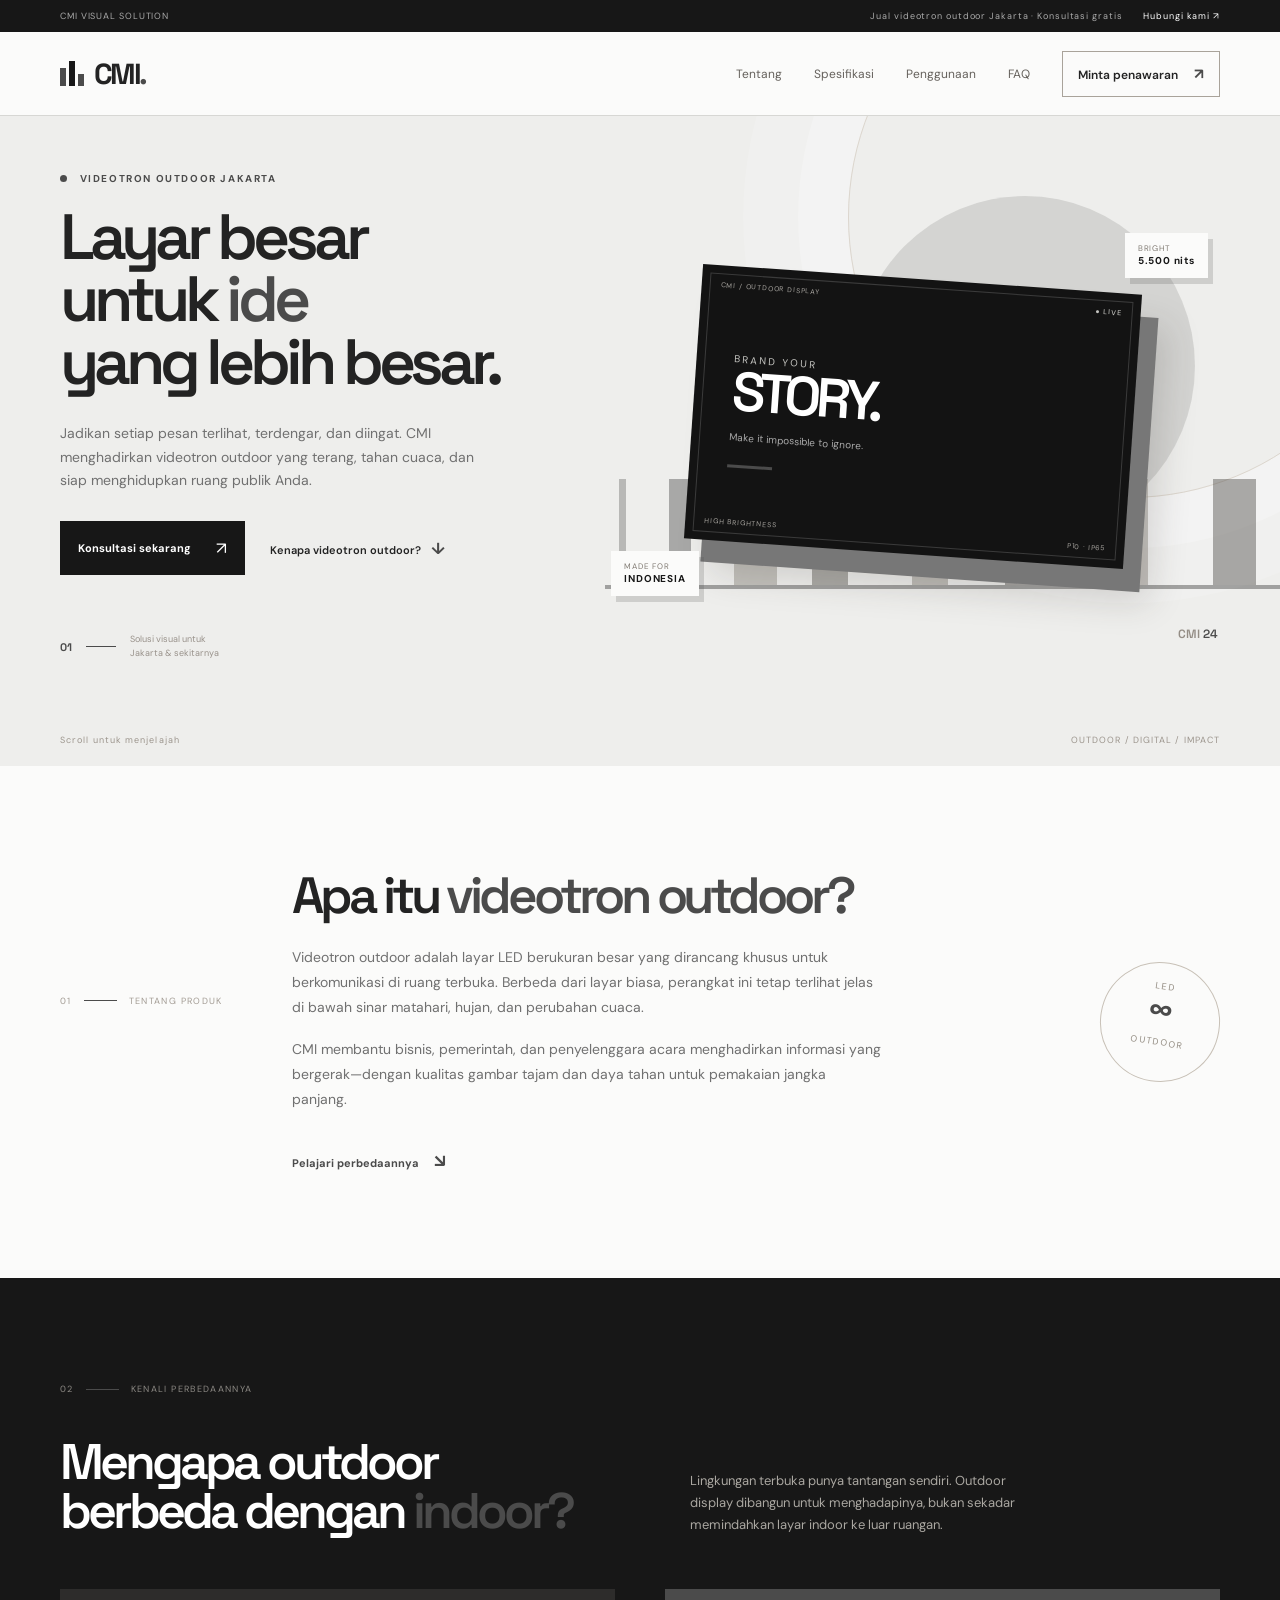
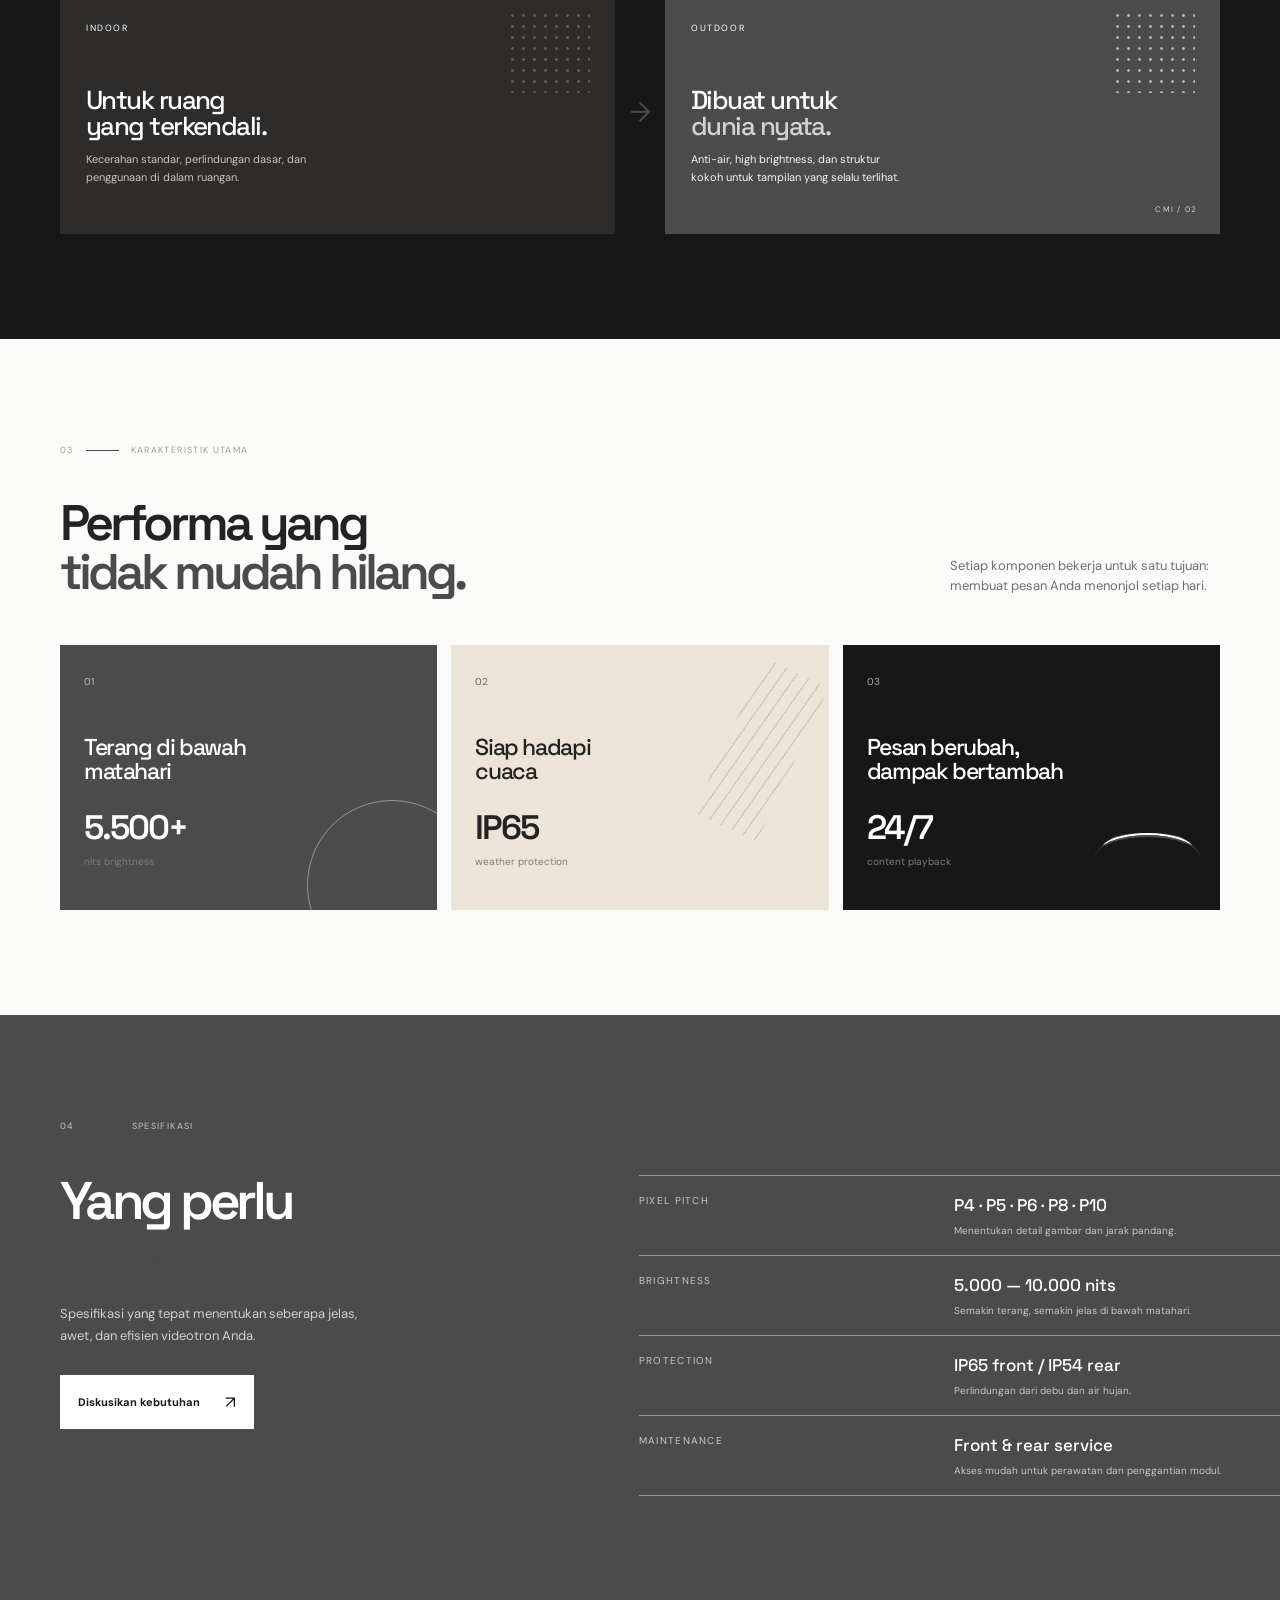
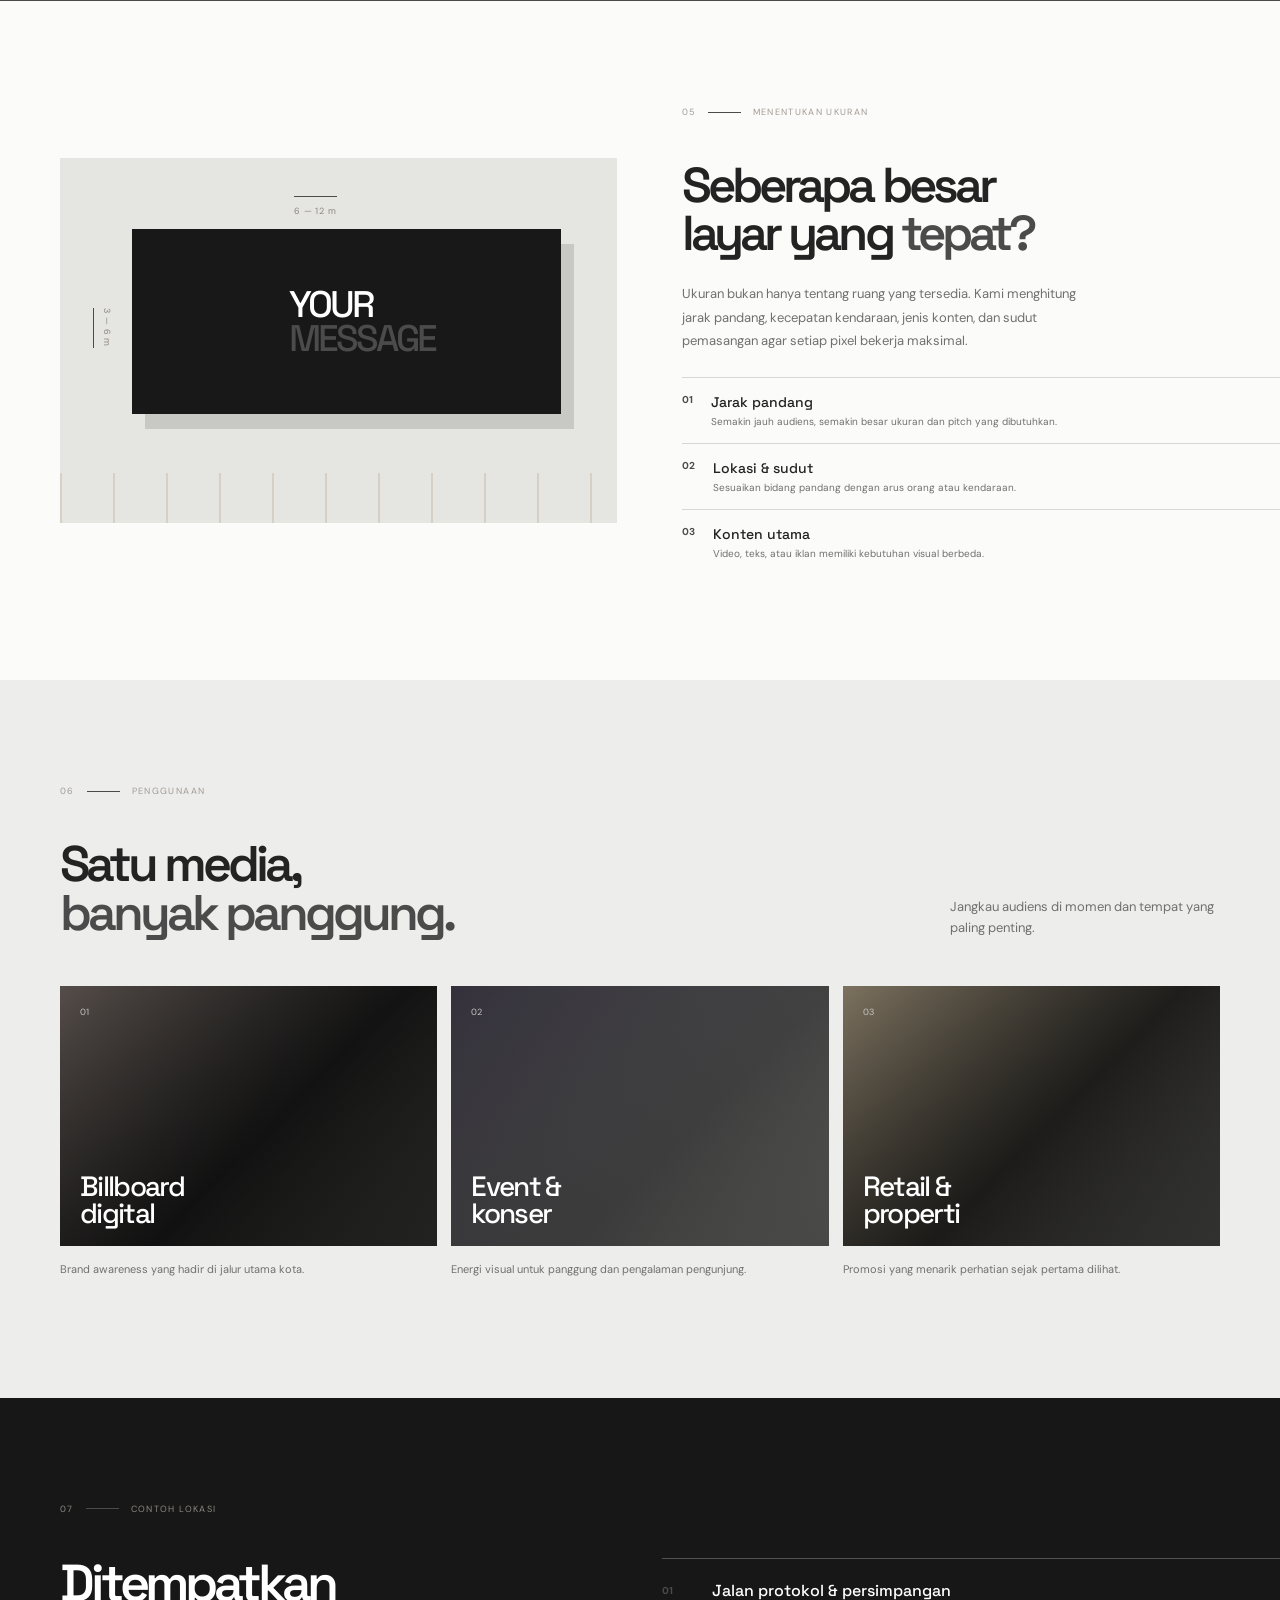
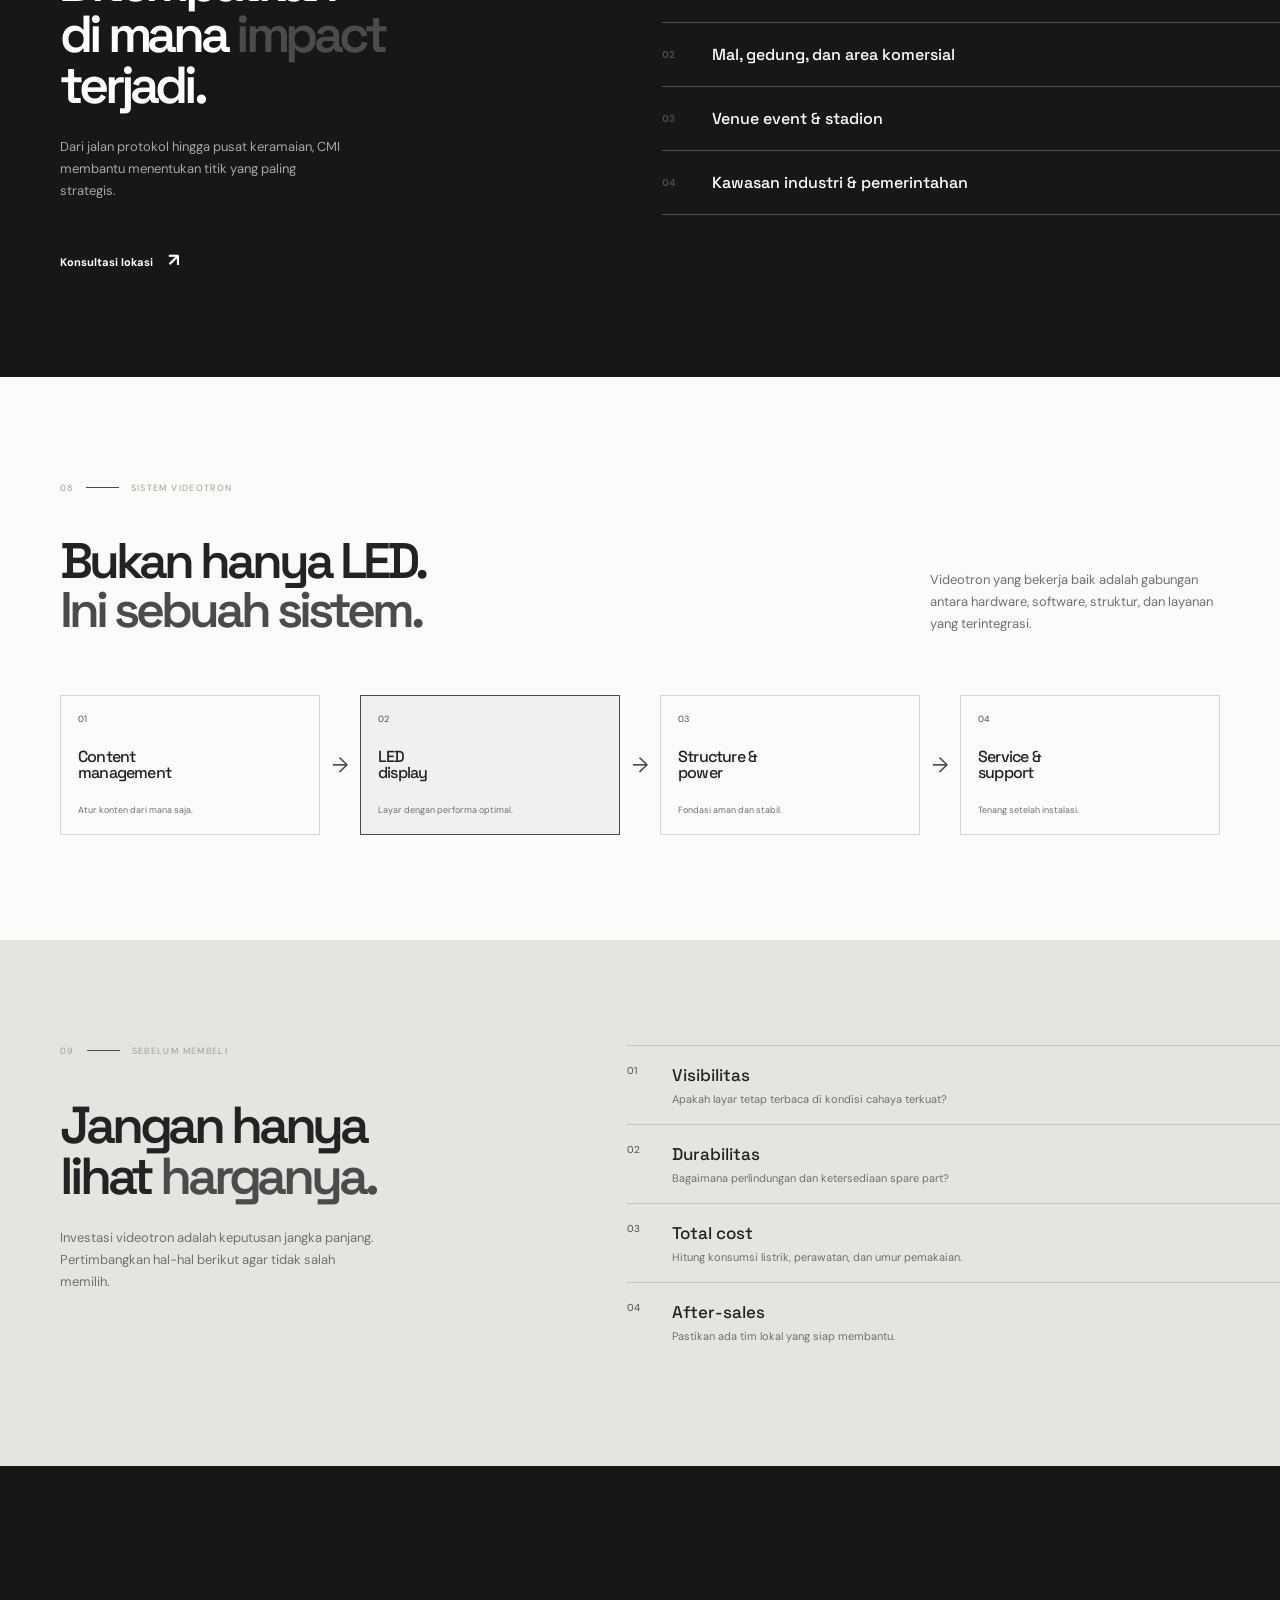
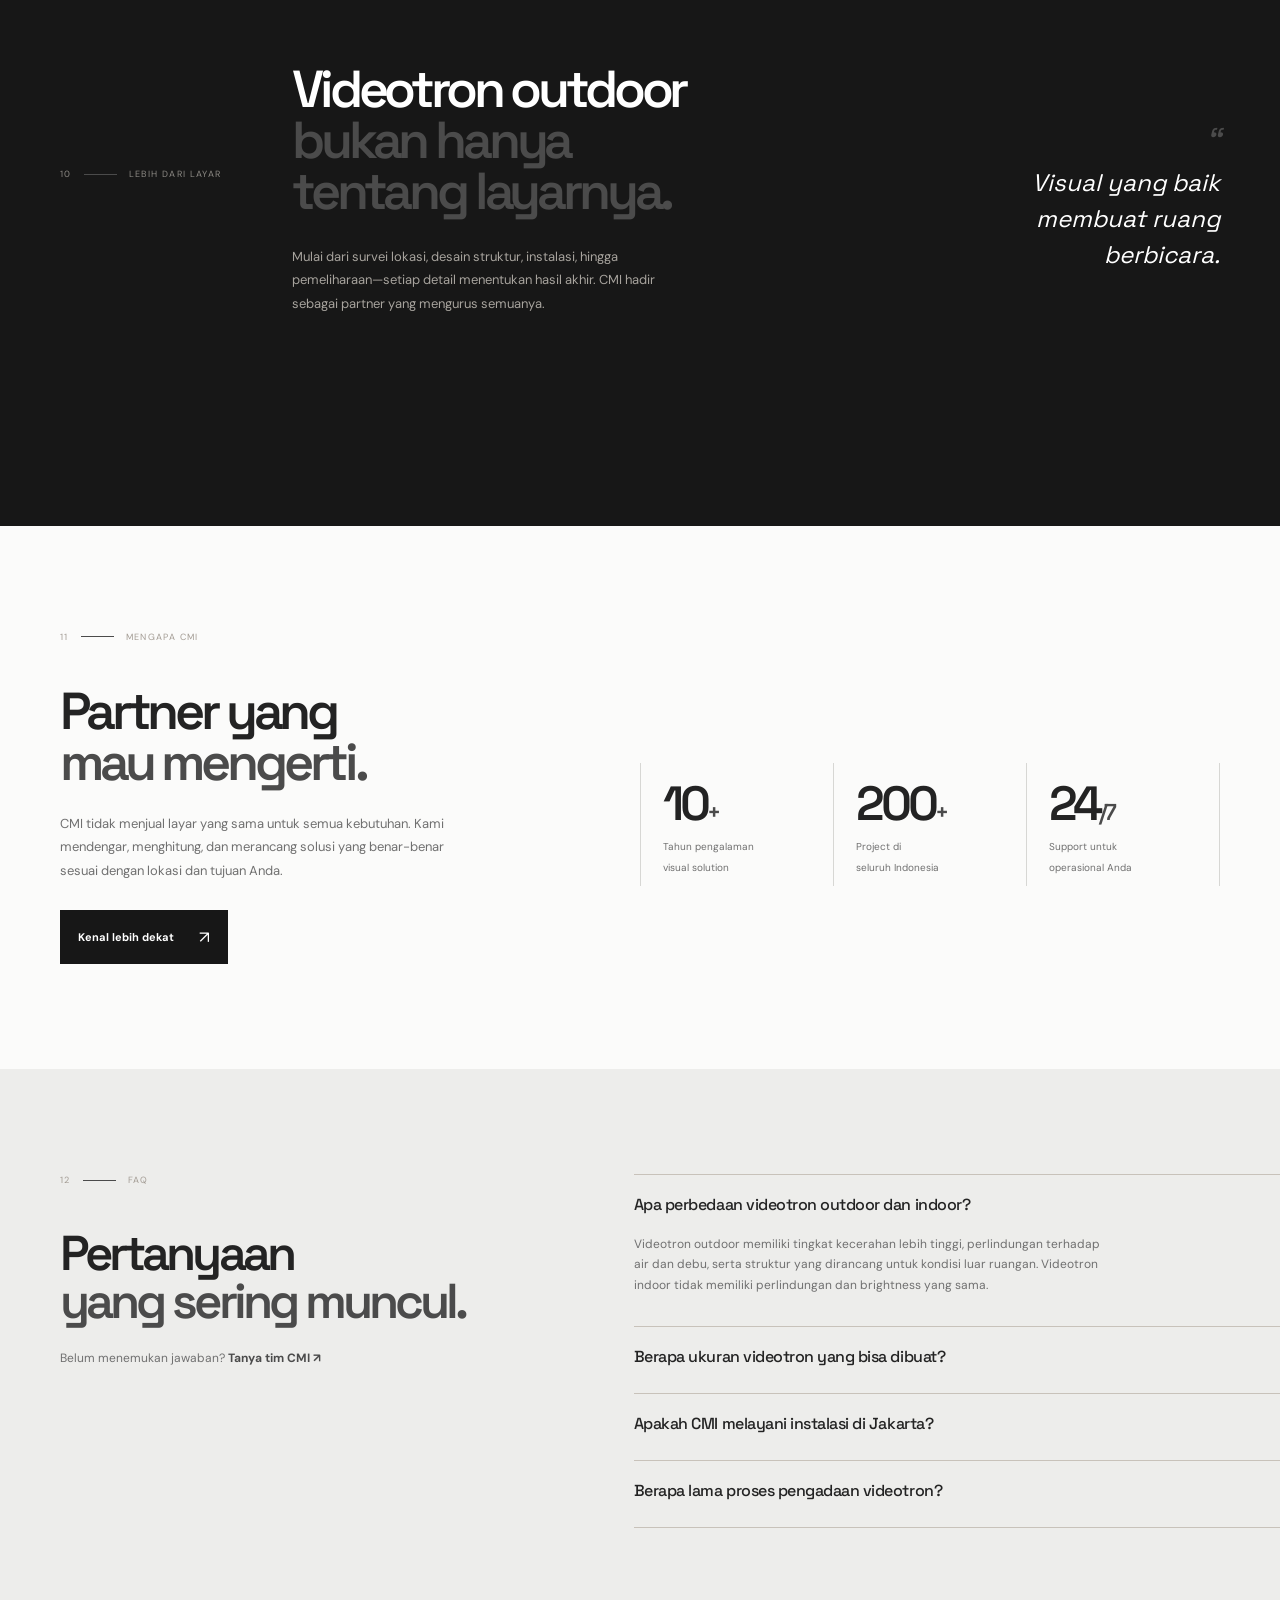
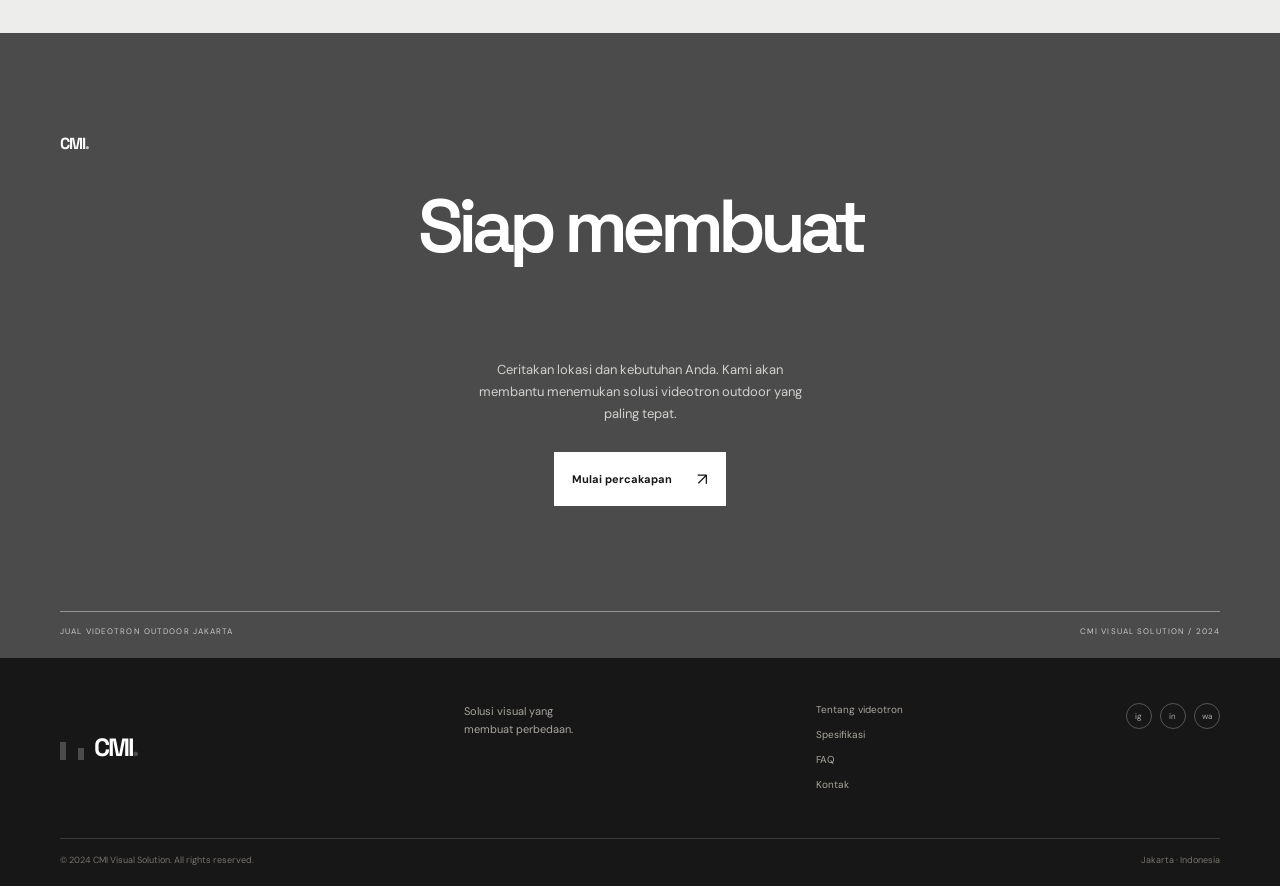
<file: index.html>
<!doctype html>
<html lang="id">
  <head>
    <meta charset="UTF-8" />
    <meta name="viewport" content="width=device-width, initial-scale=1.0" />
    <meta name="description" content="CMI Videotron — jual videotron outdoor Jakarta untuk billboard digital, event, retail, dan ruang publik." />
    <title>Jual Videotron Outdoor Jakarta | CMI</title>
    <link rel="preconnect" href="https://fonts.googleapis.com" />
    <link rel="preconnect" href="https://fonts.gstatic.com" crossorigin />
    <link href="https://fonts.googleapis.com/css2?family=DM+Sans:wght@400;500;500;600;700&family=Space+Grotesk:wght@500;600;700&display=swap" rel="stylesheet" />
    <link rel="stylesheet" href="styles.css" />
  </head>
  <body>
    <div class="topline"><div class="container topline-inner"><span>CMI VISUAL SOLUTION</span><span>Jual videotron outdoor Jakarta · Konsultasi gratis <a href="#kontak">Hubungi kami ↗</a></span></div></div>
    <header class="site-header">
      <nav class="nav container" aria-label="Navigasi utama">
        <a class="brand" href="#" aria-label="CMI Videotron"><span class="brand-symbol"><i></i><i></i><i></i></span><span>CMI<span class="brand-dot">.</span></span></a>
        <button class="menu-toggle" aria-label="Buka menu" aria-expanded="false"><span></span><span></span><span></span></button>
        <div class="nav-links">
          <a href="#tentang">Tentang</a><a href="#spesifikasi">Spesifikasi</a><a href="#penggunaan">Penggunaan</a><a href="#faq">FAQ</a><a class="nav-cta" href="#kontak">Minta penawaran <b>↗</b></a>
        </div>
      </nav>
    </header>

    <main>
      <section class="hero">
        <div class="hero-grid container">
          <div class="hero-copy reveal"><div class="eyebrow"><span></span> VIDEOTRON OUTDOOR JAKARTA</div><h1>Layar besar<br />untuk <em>ide</em><br />yang lebih besar.</h1><p class="hero-lead">Jadikan setiap pesan terlihat, terdengar, dan diingat. CMI menghadirkan videotron outdoor yang terang, tahan cuaca, dan siap menghidupkan ruang publik Anda.</p><div class="hero-actions"><a class="button button-dark" href="#kontak">Konsultasi sekarang <b>↗</b></a><a class="under-link" href="#tentang">Kenapa videotron outdoor? <b>↓</b></a></div><div class="hero-meta"><span>01</span><i></i><span>Solusi visual untuk<br />Jakarta & sekitarnya</span></div></div>
          <div class="hero-art reveal delay-one"><div class="sun"></div><div class="city-line"></div><div class="led-screen"><div class="led-top"><span>CMI / OUTDOOR DISPLAY</span><b>● LIVE</b></div><div class="led-content"><small>BRAND YOUR</small><strong>STORY.</strong><i>Make it impossible to ignore.</i><div class="led-line"></div></div><div class="led-bottom"><span>HIGH BRIGHTNESS</span><span>P10 · IP65</span></div></div><div class="art-label label-one">BRIGHT<br /><b>5.500 nits</b></div><div class="art-label label-two">MADE FOR<br /><b>INDONESIA</b></div><div class="art-number">CMI<span>24</span></div></div>
        </div>
        <div class="container hero-footer"><span>Scroll untuk menjelajah</span><span>OUTDOOR / DIGITAL / IMPACT</span></div>
      </section>

      <section class="intro section" id="tentang"><div class="container intro-grid"><div class="section-index">01 <i></i> TENTANG PRODUK</div><div class="intro-copy reveal"><h2>Apa itu <em>videotron outdoor?</em></h2><p>Videotron outdoor adalah layar LED berukuran besar yang dirancang khusus untuk berkomunikasi di ruang terbuka. Berbeda dari layar biasa, perangkat ini tetap terlihat jelas di bawah sinar matahari, hujan, dan perubahan cuaca.</p><p>CMI membantu bisnis, pemerintah, dan penyelenggara acara menghadirkan informasi yang bergerak—dengan kualitas gambar tajam dan daya tahan untuk pemakaian jangka panjang.</p><a class="arrow-link" href="#perbedaan">Pelajari perbedaannya <b>↘</b></a></div><div class="intro-stamp">LED<br /><b>∞</b><br />OUTDOOR</div></div></section>

      <section class="difference section dark-section" id="perbedaan"><div class="container"><div class="section-index light">02 <i></i> KENALI PERBEDAANNYA</div><div class="split-heading reveal"><h2>Mengapa outdoor<br />berbeda dengan <em>indoor?</em></h2><p>Lingkungan terbuka punya tantangan sendiri. Outdoor display dibangun untuk menghadapinya, bukan sekadar memindahkan layar indoor ke luar ruangan.</p></div><div class="compare-grid"><div class="compare-card indoor reveal"><span class="compare-label">INDOOR</span><div class="dots"></div><h3>Untuk ruang<br />yang terkendali.</h3><p>Kecerahan standar, perlindungan dasar, dan penggunaan di dalam ruangan.</p></div><div class="compare-arrow">→</div><div class="compare-card outdoor reveal delay-one"><span class="compare-label">OUTDOOR</span><div class="dots orange"></div><h3>Dibuat untuk<br /><em>dunia nyata.</em></h3><p>Anti-air, high brightness, dan struktur kokoh untuk tampilan yang selalu terlihat.</p><span class="card-corner">CMI / 02</span></div></div></div></section>

      <section class="section characteristics"><div class="container"><div class="section-index">03 <i></i> KARAKTERISTIK UTAMA</div><div class="section-title-row reveal"><h2>Performa yang<br /><em>tidak mudah hilang.</em></h2><p>Setiap komponen bekerja untuk satu tujuan: membuat pesan Anda menonjol setiap hari.</p></div><div class="feature-cards"><article class="feature-card feature-orange reveal"><span>01</span><h3>Terang di bawah<br />matahari</h3><strong>5.500+</strong><small>nits brightness</small><div class="feature-shape"></div></article><article class="feature-card feature-cream reveal delay-one"><span>02</span><h3>Siap hadapi<br />cuaca</h3><strong>IP65</strong><small>weather protection</small><div class="rain-lines"></div></article><article class="feature-card feature-dark reveal delay-two"><span>03</span><h3>Pesan berubah,<br />dampak bertambah</h3><strong>24/7</strong><small>content playback</small><div class="pulse"></div></article></div></div></section>

      <section class="specs section" id="spesifikasi"><div class="container"><div class="section-index light">04 <i></i> SPESIFIKASI</div><div class="specs-grid"><div class="specs-heading reveal"><h2>Yang perlu<br /><em>diperhatikan.</em></h2><p>Spesifikasi yang tepat menentukan seberapa jelas, awet, dan efisien videotron Anda.</p><a class="button button-light" href="#kontak">Diskusikan kebutuhan <b>↗</b></a></div><div class="spec-list reveal delay-one"><div><span>Pixel pitch</span><b>P4 · P5 · P6 · P8 · P10</b><small>Menentukan detail gambar dan jarak pandang.</small></div><div><span>Brightness</span><b>5.000 — 10.000 nits</b><small>Semakin terang, semakin jelas di bawah matahari.</small></div><div><span>Protection</span><b>IP65 front / IP54 rear</b><small>Perlindungan dari debu dan air hujan.</small></div><div><span>Maintenance</span><b>Front & rear service</b><small>Akses mudah untuk perawatan dan penggantian modul.</small></div></div></div></div></section>

      <section class="size-section section"><div class="container size-grid"><div class="size-visual reveal"><div class="measure measure-width">6 — 12 m</div><div class="measure measure-height">3 — 6 m</div><div class="size-screen"><span>YOUR<br /><em>MESSAGE</em></span></div><div class="size-floor"></div></div><div class="size-copy reveal delay-one"><div class="section-index">05 <i></i> MENENTUKAN UKURAN</div><h2>Seberapa besar<br />layar yang <em>tepat?</em></h2><p>Ukuran bukan hanya tentang ruang yang tersedia. Kami menghitung jarak pandang, kecepatan kendaraan, jenis konten, dan sudut pemasangan agar setiap pixel bekerja maksimal.</p><div class="rule-list"><div><b>01</b><span><strong>Jarak pandang</strong><small>Semakin jauh audiens, semakin besar ukuran dan pitch yang dibutuhkan.</small></span></div><div><b>02</b><span><strong>Lokasi & sudut</strong><small>Sesuaikan bidang pandang dengan arus orang atau kendaraan.</small></span></div><div><b>03</b><span><strong>Konten utama</strong><small>Video, teks, atau iklan memiliki kebutuhan visual berbeda.</small></span></div></div></div></div></section>

      <section class="uses section" id="penggunaan"><div class="container"><div class="section-index">06 <i></i> PENGGUNAAN</div><div class="section-title-row reveal"><h2>Satu media,<br /><em>banyak panggung.</em></h2><p>Jangkau audiens di momen dan tempat yang paling penting.</p></div><div class="use-grid"><article><div class="use-image use-city"><span>01</span><b>Billboard<br />digital</b></div><p>Brand awareness yang hadir di jalur utama kota.</p></article><article><div class="use-image use-event"><span>02</span><b>Event &<br />konser</b></div><p>Energi visual untuk panggung dan pengalaman pengunjung.</p></article><article><div class="use-image use-retail"><span>03</span><b>Retail &<br />properti</b></div><p>Promosi yang menarik perhatian sejak pertama dilihat.</p></article></div></div></section>

      <section class="locations section dark-section" id="lokasi"><div class="container"><div class="section-index light">07 <i></i> CONTOH LOKASI</div><div class="location-grid"><div class="location-copy reveal"><h2>Ditempatkan<br />di mana <em>impact</em><br />terjadi.</h2><p>Dari jalan protokol hingga pusat keramaian, CMI membantu menentukan titik yang paling strategis.</p><a class="arrow-link white" href="#kontak">Konsultasi lokasi <b>↗</b></a></div><div class="location-list reveal delay-one"><div><b>01</b><span>Jalan protokol & persimpangan</span><i>↗</i></div><div><b>02</b><span>Mal, gedung, dan area komersial</span><i>↗</i></div><div><b>03</b><span>Venue event & stadion</span><i>↗</i></div><div><b>04</b><span>Kawasan industri & pemerintahan</span><i>↗</i></div></div></div></div></section>

      <section class="system section"><div class="container"><div class="section-index">08 <i></i> SISTEM VIDEOTRON</div><div class="system-header reveal"><h2>Bukan hanya LED.<br /><em>Ini sebuah sistem.</em></h2><p>Videotron yang bekerja baik adalah gabungan antara hardware, software, struktur, dan layanan yang terintegrasi.</p></div><div class="system-flow"><div class="system-node"><span>01</span><b>Content<br />management</b><small>Atur konten dari mana saja.</small></div><i>→</i><div class="system-node highlighted"><span>02</span><b>LED<br />display</b><small>Layar dengan performa optimal.</small></div><i>→</i><div class="system-node"><span>03</span><b>Structure &<br />power</b><small>Fondasi aman dan stabil.</small></div><i>→</i><div class="system-node"><span>04</span><b>Service &<br />support</b><small>Tenang setelah instalasi.</small></div></div></div></section>

      <section class="consider section"><div class="container consider-grid"><div class="consider-heading reveal"><div class="section-index">09 <i></i> SEBELUM MEMBELI</div><h2>Jangan hanya<br />lihat <em>harganya.</em></h2><p>Investasi videotron adalah keputusan jangka panjang. Pertimbangkan hal-hal berikut agar tidak salah memilih.</p></div><div class="consider-list reveal delay-one"><div><span>01</span><b>Visibilitas</b><p>Apakah layar tetap terbaca di kondisi cahaya terkuat?</p></div><div><span>02</span><b>Durabilitas</b><p>Bagaimana perlindungan dan ketersediaan spare part?</p></div><div><span>03</span><b>Total cost</b><p>Hitung konsumsi listrik, perawatan, dan umur pemakaian.</p></div><div><span>04</span><b>After-sales</b><p>Pastikan ada tim lokal yang siap membantu.</p></div></div></div></section>

      <section class="not-screen section dark-section"><div class="container not-screen-grid"><div class="section-index light">10 <i></i> LEBIH DARI LAYAR</div><div class="not-screen-copy reveal"><h2>Videotron outdoor<br /><em>bukan hanya<br />tentang layarnya.</em></h2><p>Mulai dari survei lokasi, desain struktur, instalasi, hingga pemeliharaan—setiap detail menentukan hasil akhir. CMI hadir sebagai partner yang mengurus semuanya.</p></div><div class="quote reveal delay-one">“<br /><span>Visual yang baik<br />membuat ruang<br />berbicara.</span></div></div></section>

      <section class="why section" id="why-cmi"><div class="container"><div class="section-index">11 <i></i> MENGAPA CMI</div><div class="why-grid"><div class="why-copy reveal"><h2>Partner yang<br /><em>mau mengerti.</em></h2><p>CMI tidak menjual layar yang sama untuk semua kebutuhan. Kami mendengar, menghitung, dan merancang solusi yang benar-benar sesuai dengan lokasi dan tujuan Anda.</p><a class="button button-dark" href="#kontak">Kenal lebih dekat <b>↗</b></a></div><div class="why-stats reveal delay-one"><div><strong>10<span>+</span></strong><small>Tahun pengalaman<br />visual solution</small></div><div><strong>200<span>+</span></strong><small>Project di<br />seluruh Indonesia</small></div><div><strong>24<span>/7</span></strong><small>Support untuk<br />operasional Anda</small></div></div></div></div></section>

      <section class="faq section" id="faq"><div class="container faq-grid"><div class="faq-heading reveal"><div class="section-index">12 <i></i> FAQ</div><h2>Pertanyaan<br /><em>yang sering muncul.</em></h2><p>Belum menemukan jawaban? <a href="#kontak">Tanya tim CMI ↗</a></p></div><div class="faq-list reveal delay-one"><details open><summary>Apa perbedaan videotron outdoor dan indoor?<b>+</b></summary><p>Videotron outdoor memiliki tingkat kecerahan lebih tinggi, perlindungan terhadap air dan debu, serta struktur yang dirancang untuk kondisi luar ruangan. Videotron indoor tidak memiliki perlindungan dan brightness yang sama.</p></details><details><summary>Berapa ukuran videotron yang bisa dibuat?<b>+</b></summary><p>Kami dapat menyesuaikan ukuran dengan kebutuhan lokasi, jarak pandang, dan konten. Mulai dari layar kompak hingga billboard digital berukuran besar.</p></details><details><summary>Apakah CMI melayani instalasi di Jakarta?<b>+</b></summary><p>Ya. Kami melayani survei, perancangan, instalasi, commissioning, dan perawatan di Jakarta serta kota-kota lain di Indonesia.</p></details><details><summary>Berapa lama proses pengadaan videotron?<b>+</b></summary><p>Waktu bergantung pada ukuran, spesifikasi, dan struktur yang dipilih. Setelah kebutuhan dikonsultasikan, tim kami akan memberikan timeline yang realistis.</p></details></div></div></section>

      <section class="cta-section" id="kontak"><div class="container cta-inner reveal"><div class="cta-mark">CMI<span>.</span></div><h2>Siap membuat<br /><em>impact?</em></h2><p>Ceritakan lokasi dan kebutuhan Anda. Kami akan membantu menemukan solusi videotron outdoor yang paling tepat.</p><a class="button button-light" href="https://wa.me/6281234567890" target="_blank" rel="noopener">Mulai percakapan <b>↗</b></a><div class="cta-bottom"><span>JUAL VIDEOTRON OUTDOOR JAKARTA</span><span>CMI VISUAL SOLUTION / 2024</span></div></div></section>
    </main>
    <footer class="footer"><div class="container footer-top"><a class="brand brand-footer" href="#"><span class="brand-symbol"><i></i><i></i><i></i></span><span>CMI<span class="brand-dot">.</span></span></a><p>Solusi visual yang<br />membuat perbedaan.</p><div class="footer-links"><a href="#tentang">Tentang videotron</a><a href="#spesifikasi">Spesifikasi</a><a href="#faq">FAQ</a><a href="#kontak">Kontak</a></div><div class="socials"><a href="#" aria-label="Instagram">ig</a><a href="#" aria-label="LinkedIn">in</a><a href="#" aria-label="WhatsApp">wa</a></div></div><div class="container footer-bottom"><span>© 2024 CMI Visual Solution. All rights reserved.</span><span>Jakarta · Indonesia</span></div></footer>
    <script src="script.js"></script>
  </body>
</html>
</file>
<file: styles.css>
:root{--black:#171717;--ink:#232323;--orange:#4b4b4b;--soft-orange:#777777;--cream:#eeeeec;--paper:#fbfbfa;--gray:#707070;--line:#d7d7d4;--font-head:"Space Grotesk",sans-serif;--font-body:"DM Sans",sans-serif}*{box-sizing:border-box}html{scroll-behavior:smooth}body{margin:0;background:var(--paper);color:var(--ink);font-family:var(--font-body)}a{text-decoration:none;color:inherit}.container{width:min(1160px,calc(100% - 64px));margin:auto}.topline{background:var(--black);color:#aaa;font-size:9px;letter-spacing:.1em}.topline-inner{display:flex;justify-content:space-between;padding:10px 0}.topline a{color:#fff;margin-left:18px}.site-header{height:84px;background:var(--paper);border-bottom:1px solid var(--line);position:relative;z-index:4}.nav{height:100%;display:flex;align-items:center;justify-content:space-between}.brand{display:flex;align-items:center;gap:10px;font:700 29px var(--font-head);letter-spacing:-.09em}.brand-dot{color:var(--orange)}.brand-symbol{display:flex;gap:3px;align-items:end}.brand-symbol i{width:6px;height:18px;background:var(--orange);display:block}.brand-symbol i:nth-child(2){height:25px;background:var(--black)}.brand-symbol i:nth-child(3){height:12px;background:var(--orange)}.nav-links{display:flex;align-items:center;gap:32px;font-size:12px;color:#65615c}.nav-links>a:hover{color:var(--orange)}.nav-cta{border:1px solid #a9a39a;padding:12px 15px;color:var(--ink);font-weight:600}.nav-cta b{color:var(--orange);margin-left:13px;font-size:15px}.menu-toggle{display:none;border:0;background:transparent}.hero{background:var(--cream);min-height:650px;position:relative;overflow:hidden}.hero:after{content:"";position:absolute;right:-130px;top:-180px;width:560px;height:560px;border:1px solid #dcd6ce;border-radius:50%;box-shadow:0 0 0 50px #ffffff35,0 0 0 105px #ffffff20}.hero-grid{display:grid;grid-template-columns:47% 53%;min-height:600px;align-items:center;position:relative;z-index:1}.eyebrow{font-size:10px;letter-spacing:.16em;font-weight:700;color:var(--orange);margin-bottom:21px}.eyebrow span{display:inline-block;width:7px;height:7px;background:var(--orange);margin-right:9px;border-radius:50%}.hero h1,.intro h2,.split-heading h2,.section-title-row h2,.specs-heading h2,.size-copy h2,.location-copy h2,.system-header h2,.consider-heading h2,.not-screen-copy h2,.why-copy h2,.faq-heading h2,.cta-inner h2{font:600 clamp(44px,5vw,70px)/.98 var(--font-head);letter-spacing:-.08em;margin:0}.hero h1 em,.intro h2 em,.split-heading em,.section-title-row em,.specs-heading em,.size-copy em,.location-copy em,.system-header em,.consider-heading em,.not-screen-copy em,.why-copy em,.faq-heading em,.cta-inner em{font-style:normal;color:var(--orange)}.hero-lead{color:var(--gray);line-height:1.7;max-width:420px;font-size:14px;margin:28px 0}.hero-actions{display:flex;align-items:center;gap:25px}.button{display:inline-flex;align-items:center;justify-content:space-between;gap:25px;padding:16px 18px;font-size:11px;font-weight:700;transition:.2s}.button:hover{transform:translateY(-2px)}.button-dark{background:var(--black);color:#fff}.button-dark b,.button-light b{font-size:17px;font-weight:400}.button-light{background:#fff;color:var(--black)}.under-link{font-size:11px;font-weight:600}.under-link b{color:var(--orange);font-size:16px;margin-left:7px}.hero-meta{margin-top:58px;display:flex;gap:14px;align-items:center;color:#98918a;font-size:9px;line-height:1.5}.hero-meta>span:first-child{font:700 11px var(--font-head);color:var(--orange)}.hero-meta i{height:1px;width:30px;background:var(--orange)}.hero-art{height:500px;position:relative;display:flex;align-items:center;justify-content:center}.sun{width:340px;height:340px;border-radius:50%;background:#d1d1ce;position:absolute;right:4%;top:30px;opacity:.85}.city-line{position:absolute;bottom:77px;left:0;right:-100px;height:110px;border-bottom:4px solid #444;background:linear-gradient(90deg,transparent 2%,#777 2% 3%,transparent 3% 9%,#555 9% 12%,transparent 12% 18%,#8e8a82 18% 24%,transparent 24% 29%,#5a5751 29% 34%,transparent 34% 43%,#858078 43% 48%,transparent 48% 56%,#4e4b48 56% 65%,transparent 65% 70%,#8f8a82 70% 76%,transparent 76% 85%,#514e4a 85% 91%,transparent 91%);opacity:.45}.led-screen{width:440px;height:275px;background:#131313;color:#fff;position:relative;z-index:1;box-shadow:18px 22px 0 #777777,28px 32px 35px #34302b2b;transform:rotate(4deg);padding:15px 19px}.led-screen:after{content:"";position:absolute;inset:8px;border:1px solid #ffffff2b;pointer-events:none}.led-top,.led-bottom{display:flex;justify-content:space-between;color:#a7a49f;font-size:7px;letter-spacing:.12em}.led-top b{color:#c5c5c1;font-weight:500}.led-content{padding:56px 19px 0}.led-content small{font-size:10px;letter-spacing:.2em;color:#c5c5c1}.led-content strong{display:block;font:600 55px/.9 var(--font-head);letter-spacing:-.09em}.led-content i{font-size:10px;color:#aaa;font-style:normal;display:block;margin-top:13px}.led-line{width:45px;height:3px;background:var(--orange);margin-top:21px}.led-bottom{position:absolute;left:19px;right:19px;bottom:15px}.art-label{position:absolute;z-index:2;background:var(--paper);padding:10px 13px;font-size:8px;color:#817b73;line-height:1.4;letter-spacing:.1em;box-shadow:5px 6px 0 #4b4b4b33}.art-label b{color:var(--black);font-size:10px}.label-one{top:67px;right:2%}.label-two{bottom:70px;left:1%}.art-number{position:absolute;bottom:24px;right:2px;font:600 12px var(--font-head);color:#948d85}.art-number span{color:var(--orange);margin-left:3px}.hero-footer{position:absolute;bottom:20px;left:0;right:0;display:flex;justify-content:space-between;color:#9b948c;font-size:9px;letter-spacing:.12em;z-index:2}.section{padding:105px 0}.section-index{font-size:9px;letter-spacing:.15em;color:#a29b93;display:flex;align-items:center;gap:12px;margin-bottom:43px}.section-index i{width:33px;height:1px;background:var(--orange);display:inline-block}.section-index.light{color:#8c8984}.intro-grid{display:grid;grid-template-columns:20% 55% 25%;position:relative}.intro h2{font-size:51px;margin-bottom:24px}.intro-copy p{font-size:14px;line-height:1.8;color:var(--gray);max-width:590px;margin:0 0 16px}.arrow-link{display:inline-block;color:var(--orange);font-size:11px;font-weight:700;margin-top:21px}.arrow-link b{font-size:18px;margin-left:12px}.intro-stamp{justify-self:end;align-self:center;text-align:center;border:1px solid #c8c1b7;width:120px;height:120px;border-radius:50%;padding-top:17px;font-size:9px;letter-spacing:.16em;color:#938c82;line-height:1.4;transform:rotate(9deg)}.intro-stamp b{display:block;color:var(--orange);font-size:31px;line-height:1}.dark-section{background:var(--black);color:#fff}.split-heading{display:grid;grid-template-columns:1fr 1fr;align-items:end;gap:100px;margin-bottom:53px}.split-heading h2{font-size:50px}.split-heading p{color:#aaa7a1;line-height:1.7;font-size:13px;max-width:345px;margin:0}.compare-grid{display:grid;grid-template-columns:1fr 50px 1fr;align-items:center}.compare-card{height:245px;padding:26px;position:relative;overflow:hidden}.compare-card.indoor{background:#2d2c2b}.compare-card.outdoor{background:var(--orange)}.compare-label{font-size:9px;letter-spacing:.18em}.compare-card h3{font:500 26px/1 var(--font-head);letter-spacing:-.06em;margin:51px 0 12px}.compare-card p{font-size:11px;line-height:1.6;color:#c6c3bd;max-width:220px}.outdoor p{color:#fff0e8}.compare-card em{font-style:normal;color:#d2d2ce}.dots{position:absolute;right:25px;top:21px;width:83px;height:83px;background:radial-gradient(#807d78 1px,transparent 1.7px);background-size:11px 11px;opacity:.6}.dots.orange{background-image:radial-gradient(#fff3ec 1px,transparent 1.7px)}.compare-arrow{font-size:27px;text-align:center;color:var(--orange)}.card-corner{position:absolute;bottom:20px;right:23px;font-size:8px;letter-spacing:.15em;color:#d0d0cc}.section-title-row{display:flex;justify-content:space-between;align-items:end;margin-bottom:48px}.section-title-row h2{font-size:50px}.section-title-row p{font-size:13px;line-height:1.6;color:var(--gray);max-width:270px;margin:0}.feature-cards{display:grid;grid-template-columns:repeat(3,1fr);gap:14px}.feature-card{min-height:265px;padding:24px;position:relative;overflow:hidden}.feature-card>span{font-size:10px;opacity:.65}.feature-card h3{font:500 23px/1.04 var(--font-head);letter-spacing:-.06em;margin:46px 0 22px}.feature-card strong{display:block;font:600 34px var(--font-head);letter-spacing:-.06em}.feature-card small{font-size:10px;color:#807b74}.feature-orange{background:var(--orange);color:#fff}.feature-cream{background:#ebe4d7}.feature-dark{background:var(--black);color:#fff}.feature-shape{position:absolute;width:170px;height:170px;border:1px solid #ffffff66;border-radius:50%;right:-40px;bottom:-60px}.rain-lines{position:absolute;right:33px;top:20px;height:170px;width:70px;background:repeating-linear-gradient(100deg,transparent 0 10px,#c1baad 11px 12px);transform:rotate(25deg);opacity:.6}.pulse{position:absolute;right:20px;bottom:30px;width:105px;height:45px;border-top:2px solid var(--orange);border-radius:50%;box-shadow:0 -9px 0 -7px #fff,0 -18px 0 -16px var(--orange)}.specs{background:var(--orange);color:#fff}.specs .section-index{color:#c7c7c3}.specs-grid{display:grid;grid-template-columns:43% 57%;gap:80px}.specs-heading h2{font-size:53px}.specs-heading p{font-size:13px;line-height:1.7;max-width:310px;color:#cfcfcb;margin:24px 0 28px}.spec-list{border-top:1px solid #ffffff6b}.spec-list>div{padding:18px 0;border-bottom:1px solid #ffffff6b;display:grid;grid-template-columns:1fr 1.1fr;position:relative}.spec-list span{font-size:10px;letter-spacing:.13em;text-transform:uppercase;color:#c7c7c3}.spec-list b{font:500 17px var(--font-head)}.spec-list small{grid-column:2;color:#c7c7c3;font-size:10px;margin-top:8px}.size-grid{display:grid;grid-template-columns:48% 52%;align-items:center;gap:65px}.size-visual{height:365px;position:relative;background:#e5e5e2;overflow:hidden}.size-screen{position:absolute;left:13%;right:10%;top:71px;height:185px;background:#181818;box-shadow:13px 15px 0 #c8c8c5;display:grid;place-items:center;color:#fff;font:500 37px/.9 var(--font-head);letter-spacing:-.08em;padding-left:30px}.size-screen em{color:var(--orange);font-style:normal}.size-floor{position:absolute;bottom:0;left:0;right:0;height:50px;background:repeating-linear-gradient(90deg,#d0c7b8 0 2px,transparent 2px 53px);opacity:.7}.measure{position:absolute;font-size:9px;color:#8e867b;letter-spacing:.1em}.measure-width{top:38px;left:42%;border-top:1px solid var(--orange);padding-top:8px}.measure-height{left:6%;top:150px;writing-mode:vertical-rl;border-left:1px solid var(--orange);padding-left:7px}.size-copy h2{font-size:49px}.size-copy>p{font-size:13px;line-height:1.8;color:var(--gray);max-width:410px;margin:25px 0}.rule-list>div{display:flex;gap:18px;border-top:1px solid var(--line);padding:15px 0}.rule-list b{font-size:10px;color:var(--orange)}.rule-list strong,.rule-list small{display:block}.rule-list strong{font:500 14px var(--font-head);margin-bottom:4px}.rule-list small{font-size:10px;color:var(--gray)}.uses{background:#ededeb}.use-grid{display:grid;grid-template-columns:repeat(3,1fr);gap:14px}.use-image{height:260px;padding:20px;display:flex;flex-direction:column;justify-content:space-between;color:#fff;background-color:#555;position:relative;overflow:hidden}.use-image:after{content:"";position:absolute;inset:0;background:linear-gradient(145deg,#0000,#0008)}.use-image span,.use-image b{position:relative;z-index:1}.use-image span{font-size:9px;color:#c5c5c1}.use-image b{font:500 28px/.95 var(--font-head);letter-spacing:-.06em}.use-city{background:linear-gradient(135deg,#554d49,#191919 55%,#484845)}.use-event{background:linear-gradient(135deg,#34313c,#5a5a5a 60%,#9b9b98)}.use-retail{background:linear-gradient(135deg,#7d725f,#282724 54%,#686865)}.use-grid article>p{font-size:11px;color:var(--gray);line-height:1.5;margin:15px 0}.location-grid{display:grid;grid-template-columns:45% 55%;gap:80px}.location-copy h2{font-size:52px}.location-copy p{color:#aaa7a1;font-size:13px;line-height:1.7;max-width:280px;margin:25px 0}.white{color:#fff}.location-list{border-top:1px solid #ffffff40}.location-list>div{display:grid;grid-template-columns:50px 1fr 30px;align-items:center;border-bottom:1px solid #ffffff40;padding:21px 0}.location-list b{color:var(--orange);font-size:10px}.location-list span{font:500 16px var(--font-head)}.location-list i{font-style:normal;color:#aaa;text-align:right}.system-header{display:flex;justify-content:space-between;align-items:end;margin-bottom:60px}.system-header h2{font-size:50px}.system-header p{font-size:13px;color:var(--gray);line-height:1.7;max-width:290px;margin:0}.system-flow{display:grid;grid-template-columns:1fr 40px 1fr 40px 1fr 40px 1fr;align-items:center}.system-flow>i{text-align:center;color:var(--orange);font-style:normal;font-size:21px}.system-node{min-height:140px;border:1px solid var(--line);padding:17px;display:flex;flex-direction:column;justify-content:space-between}.system-node.highlighted{border-color:var(--orange);background:#f0f0ee}.system-node span{font-size:9px;color:var(--orange)}.system-node b{font:500 16px/1 var(--font-head);letter-spacing:-.05em}.system-node small{font-size:9px;line-height:1.4;color:var(--gray)}.consider{background:#e4e4e1}.consider-grid{display:grid;grid-template-columns:42% 58%;gap:80px}.consider-heading h2{font-size:52px}.consider-heading p{font-size:13px;color:var(--gray);line-height:1.7;max-width:315px;margin-top:25px}.consider-list>div{display:grid;grid-template-columns:45px 1fr;align-items:start;border-top:1px solid #cfc6b9;padding:18px 0}.consider-list span{font-size:10px;color:var(--orange)}.consider-list b{font:500 17px var(--font-head)}.consider-list p{grid-column:2;font-size:11px;color:var(--gray);margin:6px 0 0}.not-screen{background:var(--black);color:#fff}.not-screen-grid{display:grid;grid-template-columns:20% 50% 30%;align-items:center;min-height:450px}.not-screen-copy h2{font-size:52px}.not-screen-copy p{font-size:13px;line-height:1.8;color:#a7a39d;max-width:400px;margin-top:28px}.quote{justify-self:end;font:italic 38px/.95 var(--font-head);color:var(--orange);text-align:right}.quote span{font-size:24px;color:#fff}.why-grid{display:grid;grid-template-columns:50% 50%;align-items:center}.why-copy h2{font-size:52px}.why-copy p{color:var(--gray);font-size:13px;line-height:1.8;max-width:400px;margin:24px 0 28px}.why-stats{display:grid;grid-template-columns:repeat(3,1fr);border-left:1px solid var(--line)}.why-stats>div{padding:10px 22px;border-right:1px solid var(--line)}.why-stats strong{display:block;font:600 48px var(--font-head);letter-spacing:-.08em}.why-stats strong span{font-size:23px;color:var(--orange)}.why-stats small{font-size:10px;color:var(--gray);line-height:1.5}.faq{background:#ededeb}.faq-grid{display:grid;grid-template-columns:43% 57%;gap:75px}.faq-heading h2{font-size:49px}.faq-heading p{font-size:12px;color:var(--gray);margin-top:25px}.faq-heading a{color:var(--orange);font-weight:700}.faq-list details{border-top:1px solid #c8c2ba;padding:19px 0}.faq-list details:last-child{border-bottom:1px solid #c8c2ba}.faq-list summary{list-style:none;cursor:pointer;display:flex;justify-content:space-between;font:500 16px var(--font-head);letter-spacing:-.03em}.faq-list summary::-webkit-details-marker{display:none}.faq-list summary b{color:var(--orange);font-size:22px;font-weight:400;transition:transform .2s}.faq-list details[open] summary b{transform:rotate(45deg)}.faq-list p{font-size:12px;line-height:1.7;color:var(--gray);max-width:500px;padding-right:30px}.cta-section{background:var(--orange);color:#fff;padding:100px 0 22px}.cta-inner{text-align:center;position:relative}.cta-mark{font:700 16px var(--font-head);letter-spacing:-.06em;text-align:left}.cta-mark span{color:#c7c7c3}.cta-inner h2{font-size:75px;margin-top:36px}.cta-inner p{font-size:13px;line-height:1.7;max-width:330px;margin:22px auto 27px;color:#d1d1ce}.cta-bottom{display:flex;justify-content:space-between;margin-top:105px;border-top:1px solid #ffffff66;padding-top:14px;font-size:8px;letter-spacing:.14em;color:#c7c7c3}.footer{background:var(--black);color:#fff;padding:45px 0 20px}.footer-top{display:grid;grid-template-columns:1.5fr 1.3fr 1fr .5fr;gap:20px;padding-bottom:47px}.brand-footer{font-size:25px}.footer-top>p{font-size:11px;color:#a9a59e;line-height:1.6;margin:0}.footer-links{display:flex;flex-direction:column;gap:12px;font-size:10px;color:#a9a59e}.footer-links a:hover{color:var(--orange)}.socials{display:flex;justify-content:end;gap:8px}.socials a{width:26px;height:26px;border:1px solid #ffffff45;border-radius:50%;display:grid;place-items:center;color:#aaa;font-size:8px}.footer-bottom{border-top:1px solid #ffffff25;padding-top:15px;display:flex;justify-content:space-between;color:#77736e;font-size:9px}.reveal{opacity:0;transform:translateY(18px);transition:opacity .7s ease,transform .7s ease}.reveal.visible{opacity:1;transform:none}.delay-one{transition-delay:.12s}.delay-two{transition-delay:.24s}@media(max-width:850px){.container{width:min(100% - 40px,620px)}.nav-links{gap:15px}.hero-grid{grid-template-columns:1fr}.hero-copy{padding:72px 0 20px}.hero-art{height:430px}.intro-grid{grid-template-columns:1fr}.intro-stamp{display:none}.split-heading,.specs-grid,.size-grid,.location-grid,.consider-grid,.faq-grid{grid-template-columns:1fr;gap:42px}.compare-grid{grid-template-columns:1fr}.compare-arrow{padding:13px 0;transform:rotate(90deg)}.feature-cards,.use-grid{grid-template-columns:1fr 1fr}.system-flow{grid-template-columns:1fr 30px 1fr}.system-flow>i:nth-of-type(2){grid-column:3;grid-row:2;transform:rotate(90deg)}.system-flow>i:nth-of-type(3){grid-column:1;grid-row:3;transform:rotate(90deg)}.system-flow>.system-node:nth-of-type(3){grid-column:3;grid-row:3}.system-flow>.system-node:nth-of-type(4){grid-column:1;grid-row:4}.system-flow>i:nth-of-type(4){grid-column:2;grid-row:4}.system-header,.section-title-row{align-items:start;flex-direction:column;gap:20px}.not-screen-grid{grid-template-columns:1fr;gap:35px}.quote{justify-self:start;text-align:left}.why-grid{grid-template-columns:1fr;gap:50px}.footer-top{grid-template-columns:1fr 1fr 1fr}.footer-top>p{display:none}}@media(max-width:600px){.topline-inner{font-size:8px}.topline-inner span:first-child{display:none}.topline-inner span:last-child{margin:auto}.site-header{height:68px}.menu-toggle{display:flex;flex-direction:column;gap:4px;padding:8px}.menu-toggle span{width:21px;height:2px;background:var(--black)}.nav-links{display:none;position:absolute;top:68px;left:0;right:0;padding:17px 20px;background:var(--paper);box-shadow:0 8px 20px #0002;flex-direction:column;align-items:stretch;gap:0}.nav-links.open{display:flex}.nav-links a{padding:12px 2px}.nav-cta{text-align:center;margin-top:5px}.hero h1{font-size:51px}.hero-lead{font-size:13px}.hero-actions{align-items:start;flex-direction:column;gap:17px}.hero-art{height:350px}.sun{width:240px;height:240px}.led-screen{width:100%;height:220px}.led-content{padding-top:43px}.led-content strong{font-size:43px}.label-one{right:-4px}.label-two{left:-9px}.hero-footer{font-size:7px}.section{padding:75px 0}.intro h2,.split-heading h2,.section-title-row h2,.specs-heading h2,.size-copy h2,.location-copy h2,.system-header h2,.consider-heading h2,.not-screen-copy h2,.why-copy h2,.faq-heading h2{font-size:40px}.feature-cards,.use-grid{grid-template-columns:1fr}.feature-card{min-height:225px}.spec-list>div{grid-template-columns:1fr}.spec-list small{grid-column:1}.size-visual{height:290px}.size-screen{height:140px;top:65px;font-size:28px}.system-flow{grid-template-columns:1fr;gap:13px}.system-flow>i,.system-flow>i:nth-of-type(2),.system-flow>i:nth-of-type(3),.system-flow>i:nth-of-type(4){grid-column:auto;grid-row:auto;transform:rotate(90deg);height:20px}.system-flow>.system-node:nth-of-type(3),.system-flow>.system-node:nth-of-type(4){grid-column:auto;grid-row:auto}.why-stats{border-left:0}.why-stats>div{padding:8px}.why-stats strong{font-size:34px}.why-stats small{font-size:8px}.cta-inner h2{font-size:56px}.cta-bottom{margin-top:75px;font-size:7px;gap:10px}.footer-top{grid-template-columns:1fr 1fr;gap:28px}.footer-links{grid-column:2;grid-row:1 / span 2}.socials{justify-content:start}.footer-bottom{flex-direction:column;gap:8px}.compare-card h3{margin-top:42px}}
</file>
